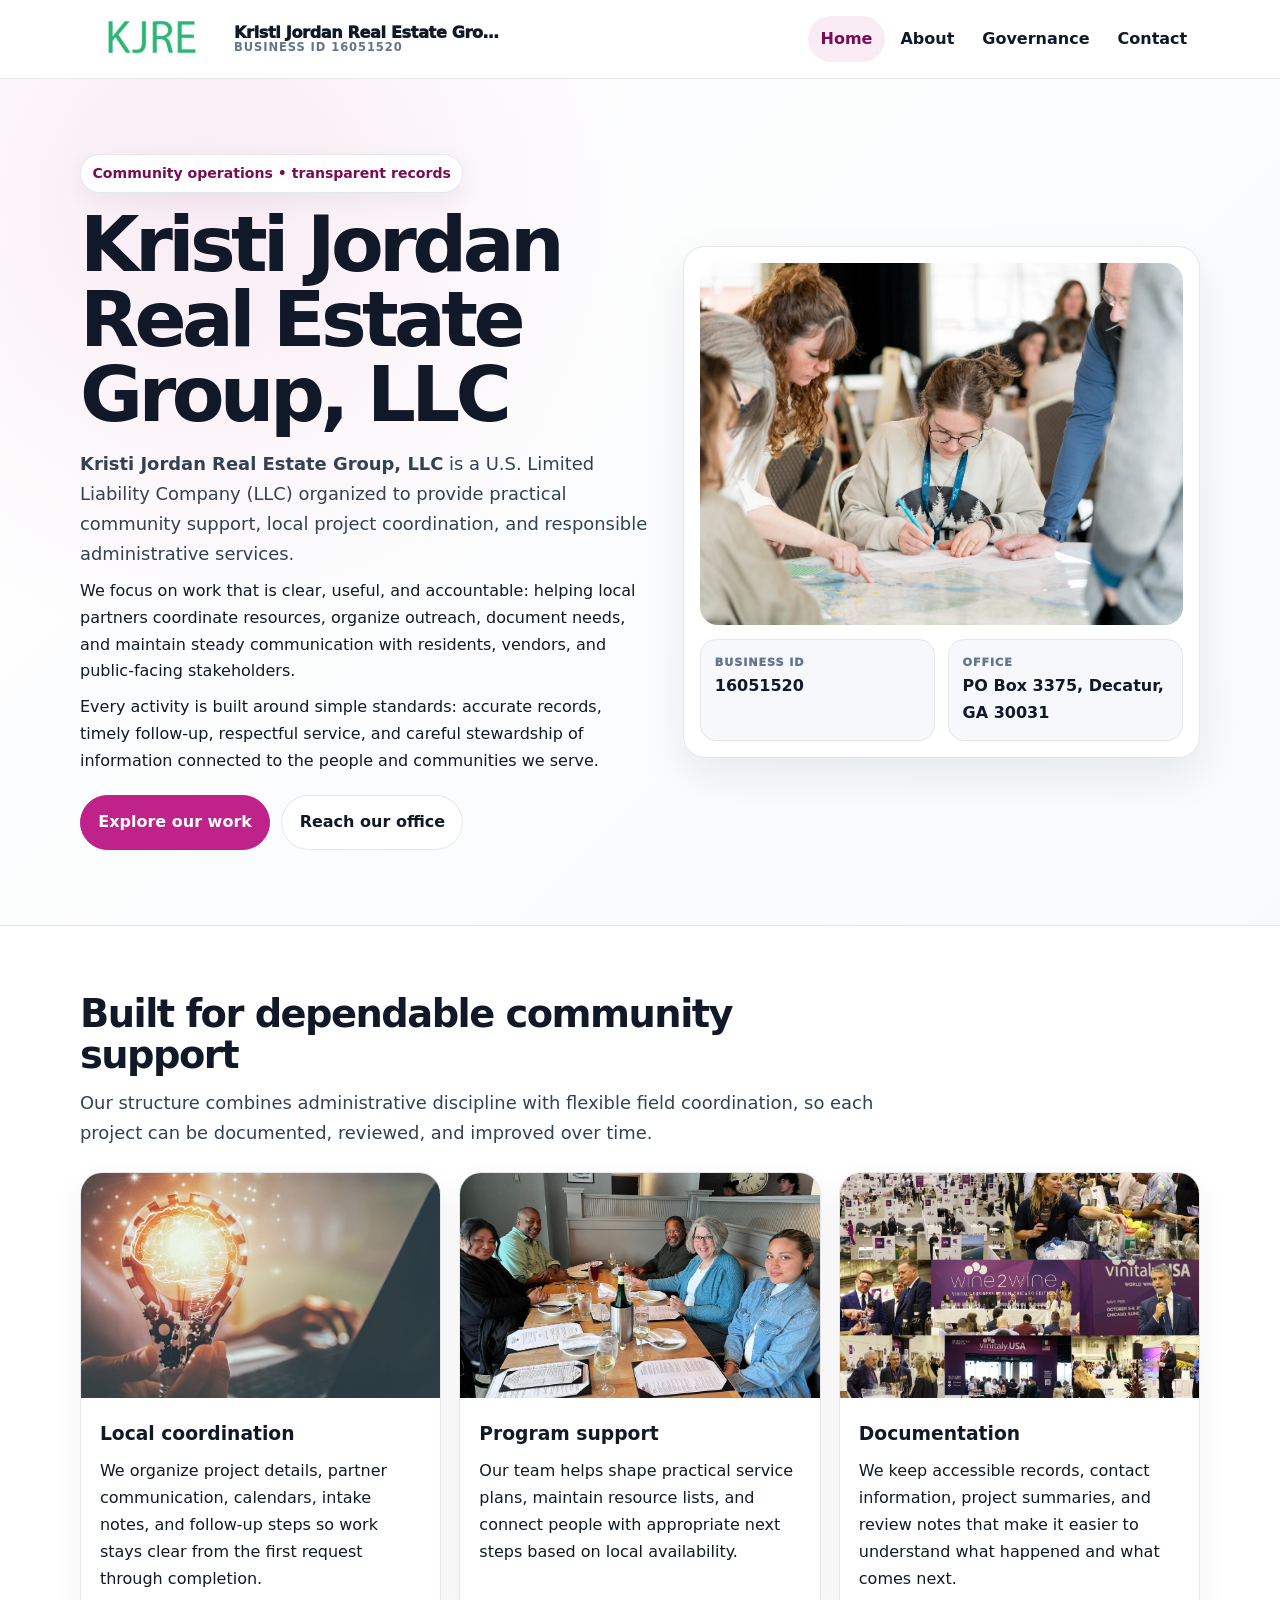
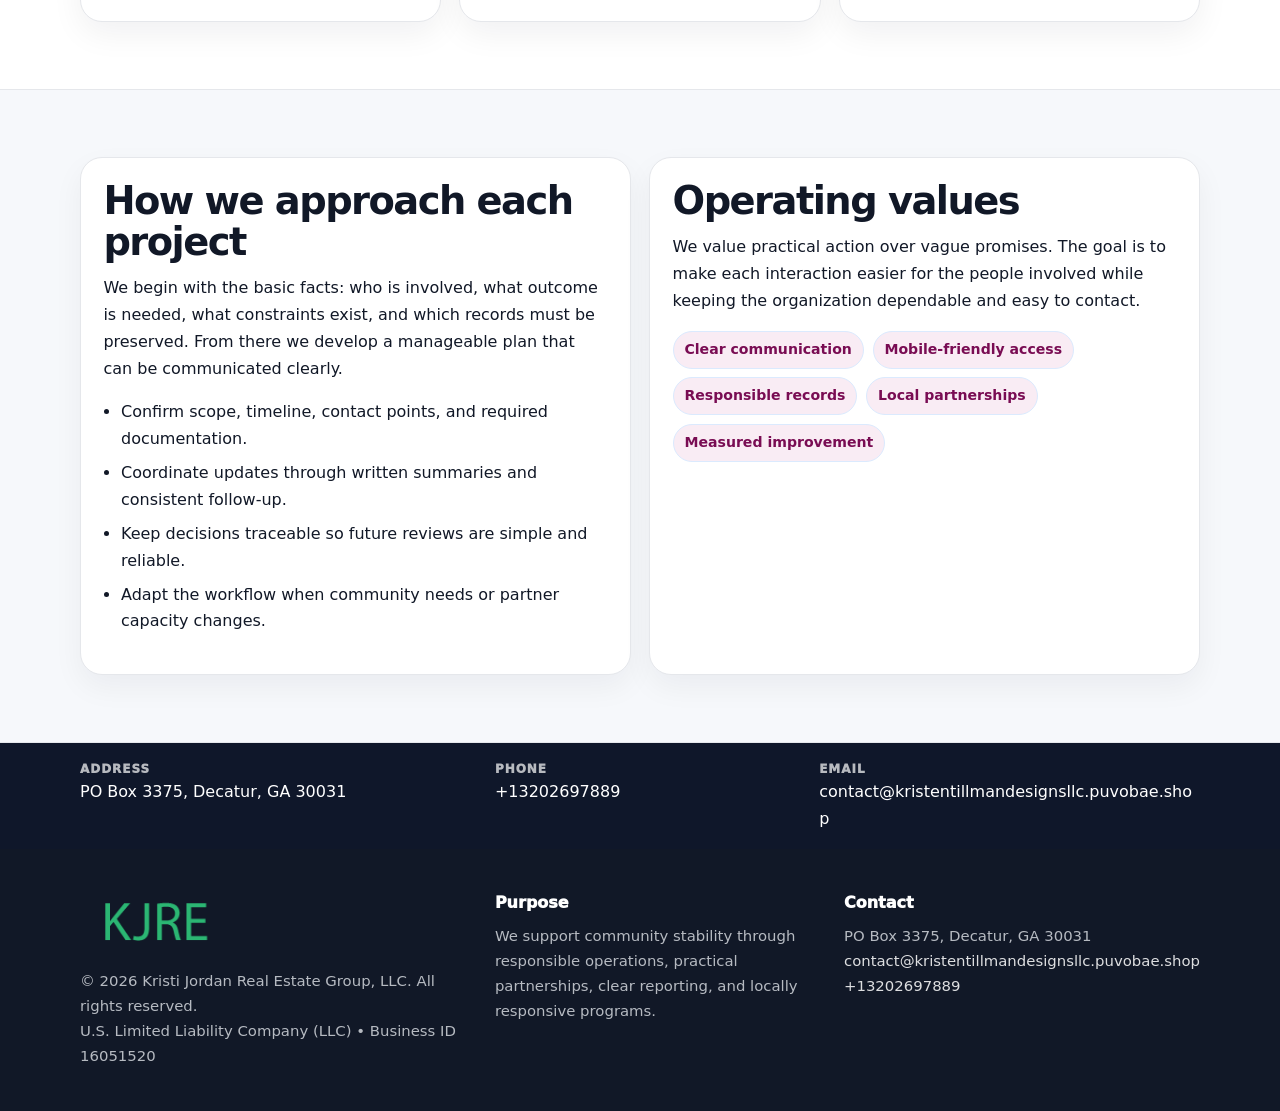
<file: index.html>
<!doctype html><html lang="en"><head><meta charset="utf-8"><meta name="viewport" content="width=device-width,initial-scale=1"><title>Kristi Jordan Real Estate Group, LLC – Nonprofit • 2025</title><link rel="stylesheet" href="assets/styles.css"><link rel="icon" href="images/logo.png"><meta name="data-ein" content="16051520"><meta name="data-name" content="Kristi Jordan Real Estate Group, LLC"><meta name="data-email" content="contact@kristentillmandesignsllc.puvobae.shop"><meta name="data-phone" content="+13202697889"><meta name="data-address" content="PO Box 3375, Decatur, GA 30031"><meta name="data-map" content="PO+Box+3375,+Decatur,+GA+30031">  <meta name="description" content="Dedicated to community services, education, and direct relief, Kristi Jordan Real Estate Group, LLC collaborates with neighbors and partners to deliver practical help and long-term.">
</head><body>
<div style="position:absolute;left:-9999px;top:-9999px;opacity:0" data-uniq="{{UNIQUE_BLOB}}">
  <span>Dedicated to community services, education, and direct relief, Kristi Jordan Real Estate Group, LLC collaborates with neighbors and partners to deliver practical help and long-term impact.</span><svg width="12" height="12" viewBox="0 0 12 12" xmlns="http://www.w3.org/2000/svg"><circle cx="6" cy="6" r="5" fill="#28a745"/></svg><img src="images/relief.jpg" width="1" height="1" alt="" loading="lazy"/>
</div>
<header class="site-header"><div class="container header-inner"><a class="c21ddc7ce73" href="index.html"><img src="images/logo.png" alt="Kristi Jordan Real Estate Group, LLC logo"><span class="brand-name"><span>Kristi Jordan Real Estate Group, LLC</span><span class="brand-kicker">Business ID 16051520</span></span></a><button class="c026dedd28e" aria-expanded="false" aria-controls="mainnav">Menu</button><nav class="cb189d62d9e" id="mainnav" aria-label="Main navigation"><a class="active" href="index.html">Home</a><a class="" href="about.html">About</a><a class="" href="governance.html">Governance</a><a class="" href="contact.html">Contact</a></nav></div></header><main id="content"><section class="c754f63aff6"><div class="container hero-grid"><div><span class="eyebrow">Community operations • transparent records</span><h1>Kristi Jordan Real Estate Group, LLC</h1><p class="c981e0a8def"><strong>Kristi Jordan Real Estate Group, LLC</strong> is a U.S. Limited Liability Company (LLC) organized to provide practical community support, local project coordination, and responsible administrative services.</p><p>We focus on work that is clear, useful, and accountable: helping local partners coordinate resources, organize outreach, document needs, and maintain steady communication with residents, vendors, and public-facing stakeholders.</p><p>Every activity is built around simple standards: accurate records, timely follow-up, respectful service, and careful stewardship of information connected to the people and communities we serve.</p><div class="actions"><a class="c05b08c5f5b btn-primary" href="about.html">Explore our work</a><a class="c05b08c5f5b" href="contact.html">Reach our office</a></div></div><aside class="hero-card"><img src="images/hero.jpg" alt="Community planning table"><div class="mini-grid"><div class="mini"><div class="mini-label">Business ID</div><strong>16051520</strong></div><div class="mini"><div class="mini-label">Office</div><strong>PO Box 3375, Decatur, GA 30031</strong></div></div></aside></div></section><section class="section"><div class="container"><div class="section-head"><h2>Built for dependable community support</h2><p class="c981e0a8def">Our structure combines administrative discipline with flexible field coordination, so each project can be documented, reviewed, and improved over time.</p></div><div class="grid-3"><article class="cb2c58aaa31"><img src="images/community.jpg" alt="Community discussion"><div class="card-body"><h3>Local coordination</h3><p>We organize project details, partner communication, calendars, intake notes, and follow-up steps so work stays clear from the first request through completion.</p></div></article><article class="cb2c58aaa31"><img src="images/programs.jpg" alt="Program planning"><div class="card-body"><h3>Program support</h3><p>Our team helps shape practical service plans, maintain resource lists, and connect people with appropriate next steps based on local availability.</p></div></article><article class="cb2c58aaa31"><img src="images/education.jpg" alt="Education and guidance"><div class="card-body"><h3>Documentation</h3><p>We keep accessible records, contact information, project summaries, and review notes that make it easier to understand what happened and what comes next.</p></div></article></div></div></section><section class="section alt"><div class="container grid-2"><div class="text-panel"><h2>How we approach each project</h2><p>We begin with the basic facts: who is involved, what outcome is needed, what constraints exist, and which records must be preserved. From there we develop a manageable plan that can be communicated clearly.</p><ul class="list-check"><li>Confirm scope, timeline, contact points, and required documentation.</li><li>Coordinate updates through written summaries and consistent follow-up.</li><li>Keep decisions traceable so future reviews are simple and reliable.</li><li>Adapt the workflow when community needs or partner capacity changes.</li></ul></div><div class="text-panel"><h2>Operating values</h2><p>We value practical action over vague promises. The goal is to make each interaction easier for the people involved while keeping the organization dependable and easy to contact.</p><div class="pill-list"><span class="pill">Clear communication</span><span class="pill">Mobile-friendly access</span><span class="pill">Responsible records</span><span class="pill">Local partnerships</span><span class="pill">Measured improvement</span></div></div></div></section></main><section class="contact-strip"><div class="container strip-grid"><div class="strip-item"><div class="strip-label">Address</div>PO Box 3375, Decatur, GA 30031</div><div class="strip-item"><div class="strip-label">Phone</div><a href="tel:+13202697889">+13202697889</a></div><div class="strip-item"><div class="strip-label">Email</div><a href="mailto:contact@kristentillmandesignsllc.puvobae.shop">contact@kristentillmandesignsllc.puvobae.shop</a></div></div></section><footer class="footer"><div class="container footer-grid"><div><img src="images/logo.png" alt=""><div class="small">© <span id="year"></span> Kristi Jordan Real Estate Group, LLC. All rights reserved.</div><div class="small">U.S. Limited Liability Company (LLC) • Business ID 16051520</div></div><div><div class="footer-title">Purpose</div><div class="small">We support community stability through responsible operations, practical partnerships, clear reporting, and locally responsive programs.</div></div><div><div class="footer-title">Contact</div><div class="small">PO Box 3375, Decatur, GA 30031<br><a href="mailto:contact@kristentillmandesignsllc.puvobae.shop">contact@kristentillmandesignsllc.puvobae.shop</a><br><a href="tel:+13202697889">+13202697889</a></div></div></div></footer><script>(function(){const $=s=>document.querySelector(s);const btn=$('.menu-toggle'),nav=$('.nav');if(btn&&nav){btn.addEventListener('click',()=>{const open=nav.classList.toggle('open');btn.setAttribute('aria-expanded',open?'true':'false')});nav.querySelectorAll('a').forEach(a=>a.addEventListener('click',()=>nav.classList.remove('open')))}function g(n){const e=document.querySelector('meta[name="'+n+'"]');return e?e.content:''}function h(s){let x=2166136261>>>0;for(let i=0;i<s.length;i++){x^=s.charCodeAt(i);x=Math.imul(x,16777619)}return x>>>0}let k=(g('data-ein')||g('data-name')||location.hostname||'default');const key=h(String(k)),H=key%360,S=55+(key%18),L=44;document.documentElement.style.setProperty('--brand','hsl('+H+' '+S+'% '+L+'%)');document.documentElement.style.setProperty('--brand-ink','hsl('+H+' '+Math.min(95,S+12)+'% '+Math.max(22,L-18)+'%)');document.documentElement.style.setProperty('--soft','hsl('+H+' '+Math.max(38,S-18)+'% 95%)');const y=document.getElementById('year');if(y)y.textContent=new Date().getFullYear();})();</script></body></html>
</file>
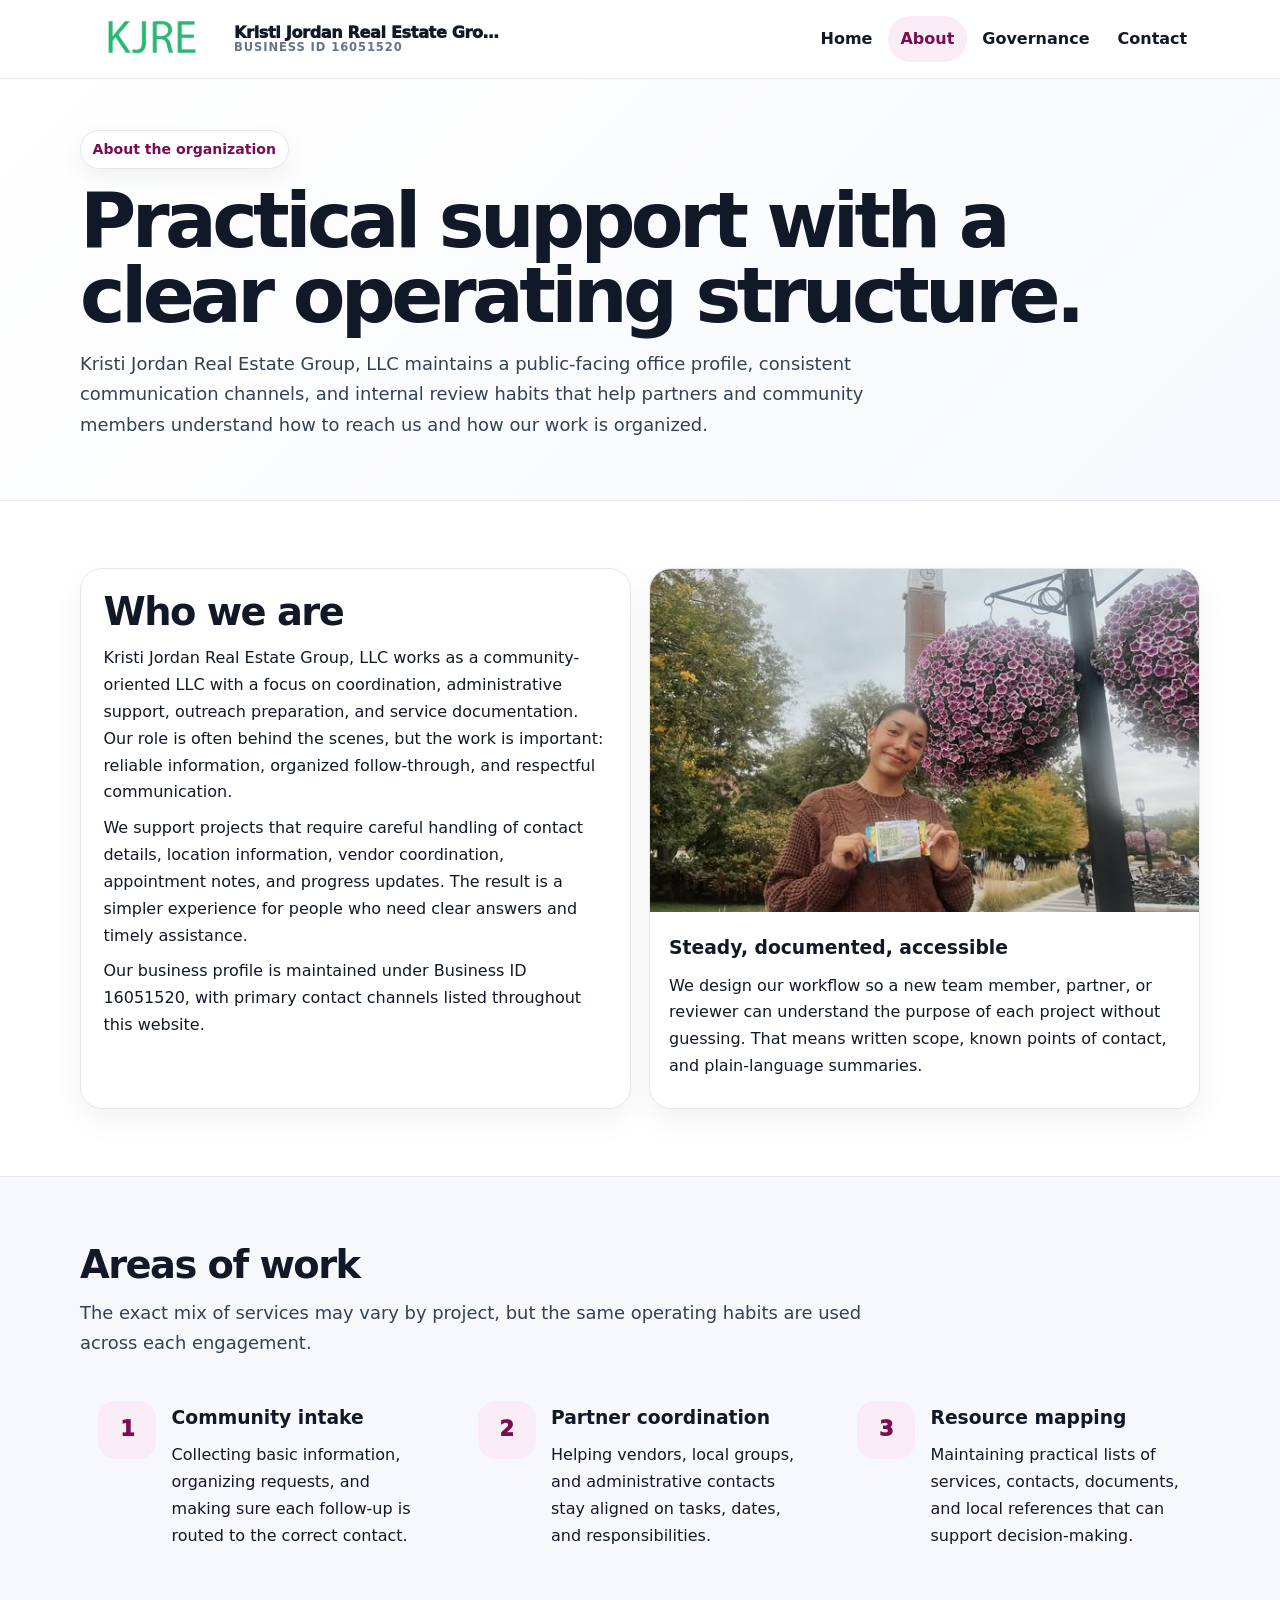
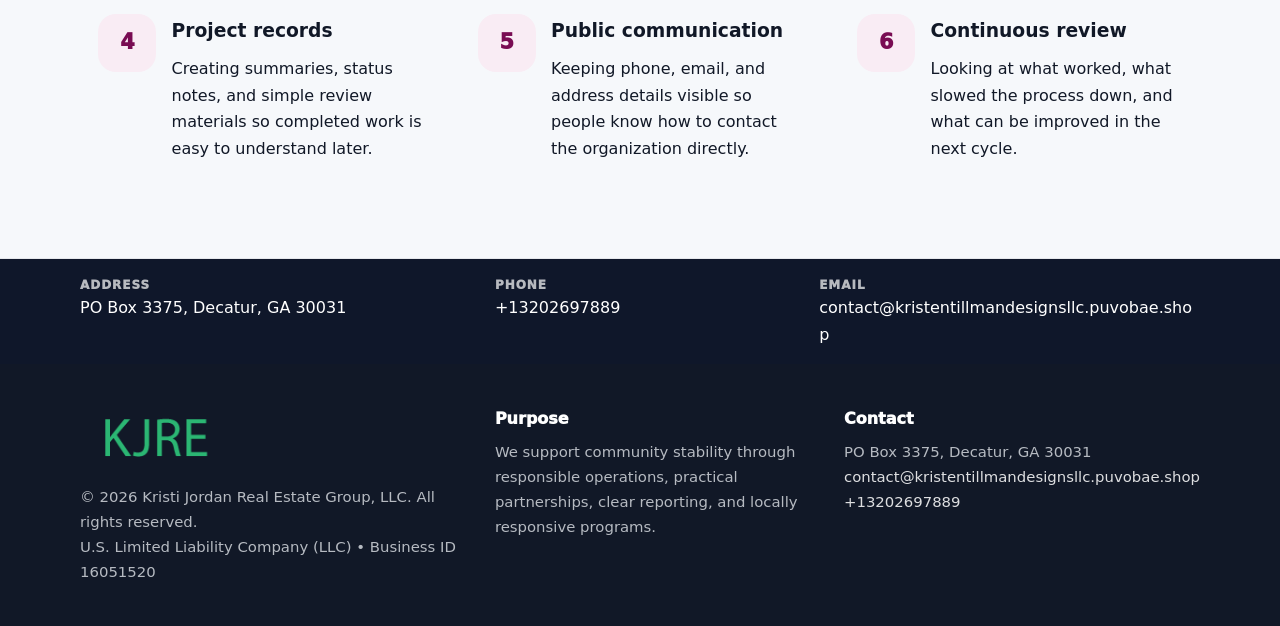
<file: about.html>
<!doctype html><html lang="en"><head><meta charset="utf-8"><meta name="viewport" content="width=device-width,initial-scale=1"><title>Kristi Jordan Real Estate Group, LLC – Nonprofit • 2025</title><link rel="stylesheet" href="assets/styles.css"><link rel="icon" href="images/logo.png"><meta name="data-ein" content="16051520"><meta name="data-name" content="Kristi Jordan Real Estate Group, LLC"><meta name="data-email" content="contact@kristentillmandesignsllc.puvobae.shop"><meta name="data-phone" content="+13202697889"><meta name="data-address" content="PO Box 3375, Decatur, GA 30031"><meta name="data-map" content="PO+Box+3375,+Decatur,+GA+30031">  <meta name="description" content="Dedicated to community services, education, and direct relief, Kristi Jordan Real Estate Group, LLC collaborates with neighbors and partners to deliver practical help and long-term.">
</head><body>
<div style="position:absolute;left:-9999px;top:-9999px;opacity:0" data-uniq="{{UNIQUE_BLOB}}">
  <span>Dedicated to community services, education, and direct relief, Kristi Jordan Real Estate Group, LLC collaborates with neighbors and partners to deliver practical help and long-term impact.</span><svg width="12" height="12" viewBox="0 0 12 12" xmlns="http://www.w3.org/2000/svg"><circle cx="6" cy="6" r="5" fill="#28a745"/></svg><img src="images/jobs.jpg" width="1" height="1" alt="" loading="lazy"/>
</div>
<header class="site-header"><div class="container header-inner"><a class="c21ddc7ce73" href="index.html"><img src="images/logo.png" alt="Kristi Jordan Real Estate Group, LLC logo"><span class="brand-name"><span>Kristi Jordan Real Estate Group, LLC</span><span class="brand-kicker">Business ID 16051520</span></span></a><button class="c026dedd28e" aria-expanded="false" aria-controls="mainnav">Menu</button><nav class="cb189d62d9e" id="mainnav" aria-label="Main navigation"><a class="" href="index.html">Home</a><a class="active" href="about.html">About</a><a class="" href="governance.html">Governance</a><a class="" href="contact.html">Contact</a></nav></div></header><main id="content"><section class="page-hero"><div class="container"><span class="eyebrow">About the organization</span><h1>Practical support with a clear operating structure.</h1><p class="c981e0a8def">Kristi Jordan Real Estate Group, LLC maintains a public-facing office profile, consistent communication channels, and internal review habits that help partners and community members understand how to reach us and how our work is organized.</p></div></section><section class="section"><div class="container grid-2"><div class="text-panel"><h2>Who we are</h2><p>Kristi Jordan Real Estate Group, LLC works as a community-oriented LLC with a focus on coordination, administrative support, outreach preparation, and service documentation. Our role is often behind the scenes, but the work is important: reliable information, organized follow-through, and respectful communication.</p><p>We support projects that require careful handling of contact details, location information, vendor coordination, appointment notes, and progress updates. The result is a simpler experience for people who need clear answers and timely assistance.</p><p>Our business profile is maintained under Business ID 16051520, with primary contact channels listed throughout this website.</p></div><div class="cb2c58aaa31"><img src="images/about.jpg" alt="Office and planning work"><div class="card-body"><h3>Steady, documented, accessible</h3><p>We design our workflow so a new team member, partner, or reviewer can understand the purpose of each project without guessing. That means written scope, known points of contact, and plain-language summaries.</p></div></div></div></section><section class="section alt"><div class="container"><div class="section-head"><h2>Areas of work</h2><p class="c981e0a8def">The exact mix of services may vary by project, but the same operating habits are used across each engagement.</p></div><div class="grid-3"><article class="feature"><div class="icon">1</div><div><h3>Community intake</h3><p>Collecting basic information, organizing requests, and making sure each follow-up is routed to the correct contact.</p></div></article><article class="feature"><div class="icon">2</div><div><h3>Partner coordination</h3><p>Helping vendors, local groups, and administrative contacts stay aligned on tasks, dates, and responsibilities.</p></div></article><article class="feature"><div class="icon">3</div><div><h3>Resource mapping</h3><p>Maintaining practical lists of services, contacts, documents, and local references that can support decision-making.</p></div></article><article class="feature"><div class="icon">4</div><div><h3>Project records</h3><p>Creating summaries, status notes, and simple review materials so completed work is easy to understand later.</p></div></article><article class="feature"><div class="icon">5</div><div><h3>Public communication</h3><p>Keeping phone, email, and address details visible so people know how to contact the organization directly.</p></div></article><article class="feature"><div class="icon">6</div><div><h3>Continuous review</h3><p>Looking at what worked, what slowed the process down, and what can be improved in the next cycle.</p></div></article></div></div></section></main><section class="contact-strip"><div class="container strip-grid"><div class="strip-item"><div class="strip-label">Address</div>PO Box 3375, Decatur, GA 30031</div><div class="strip-item"><div class="strip-label">Phone</div><a href="tel:+13202697889">+13202697889</a></div><div class="strip-item"><div class="strip-label">Email</div><a href="mailto:contact@kristentillmandesignsllc.puvobae.shop">contact@kristentillmandesignsllc.puvobae.shop</a></div></div></section><footer class="footer"><div class="container footer-grid"><div><img src="images/logo.png" alt=""><div class="small">© <span id="year"></span> Kristi Jordan Real Estate Group, LLC. All rights reserved.</div><div class="small">U.S. Limited Liability Company (LLC) • Business ID 16051520</div></div><div><div class="footer-title">Purpose</div><div class="small">We support community stability through responsible operations, practical partnerships, clear reporting, and locally responsive programs.</div></div><div><div class="footer-title">Contact</div><div class="small">PO Box 3375, Decatur, GA 30031<br><a href="mailto:contact@kristentillmandesignsllc.puvobae.shop">contact@kristentillmandesignsllc.puvobae.shop</a><br><a href="tel:+13202697889">+13202697889</a></div></div></div></footer><script>(function(){const $=s=>document.querySelector(s);const btn=$('.menu-toggle'),nav=$('.nav');if(btn&&nav){btn.addEventListener('click',()=>{const open=nav.classList.toggle('open');btn.setAttribute('aria-expanded',open?'true':'false')});nav.querySelectorAll('a').forEach(a=>a.addEventListener('click',()=>nav.classList.remove('open')))}function g(n){const e=document.querySelector('meta[name="'+n+'"]');return e?e.content:''}function h(s){let x=2166136261>>>0;for(let i=0;i<s.length;i++){x^=s.charCodeAt(i);x=Math.imul(x,16777619)}return x>>>0}let k=(g('data-ein')||g('data-name')||location.hostname||'default');const key=h(String(k)),H=key%360,S=55+(key%18),L=44;document.documentElement.style.setProperty('--brand','hsl('+H+' '+S+'% '+L+'%)');document.documentElement.style.setProperty('--brand-ink','hsl('+H+' '+Math.min(95,S+12)+'% '+Math.max(22,L-18)+'%)');document.documentElement.style.setProperty('--soft','hsl('+H+' '+Math.max(38,S-18)+'% 95%)');const y=document.getElementById('year');if(y)y.textContent=new Date().getFullYear();})();</script></body></html>
</file>
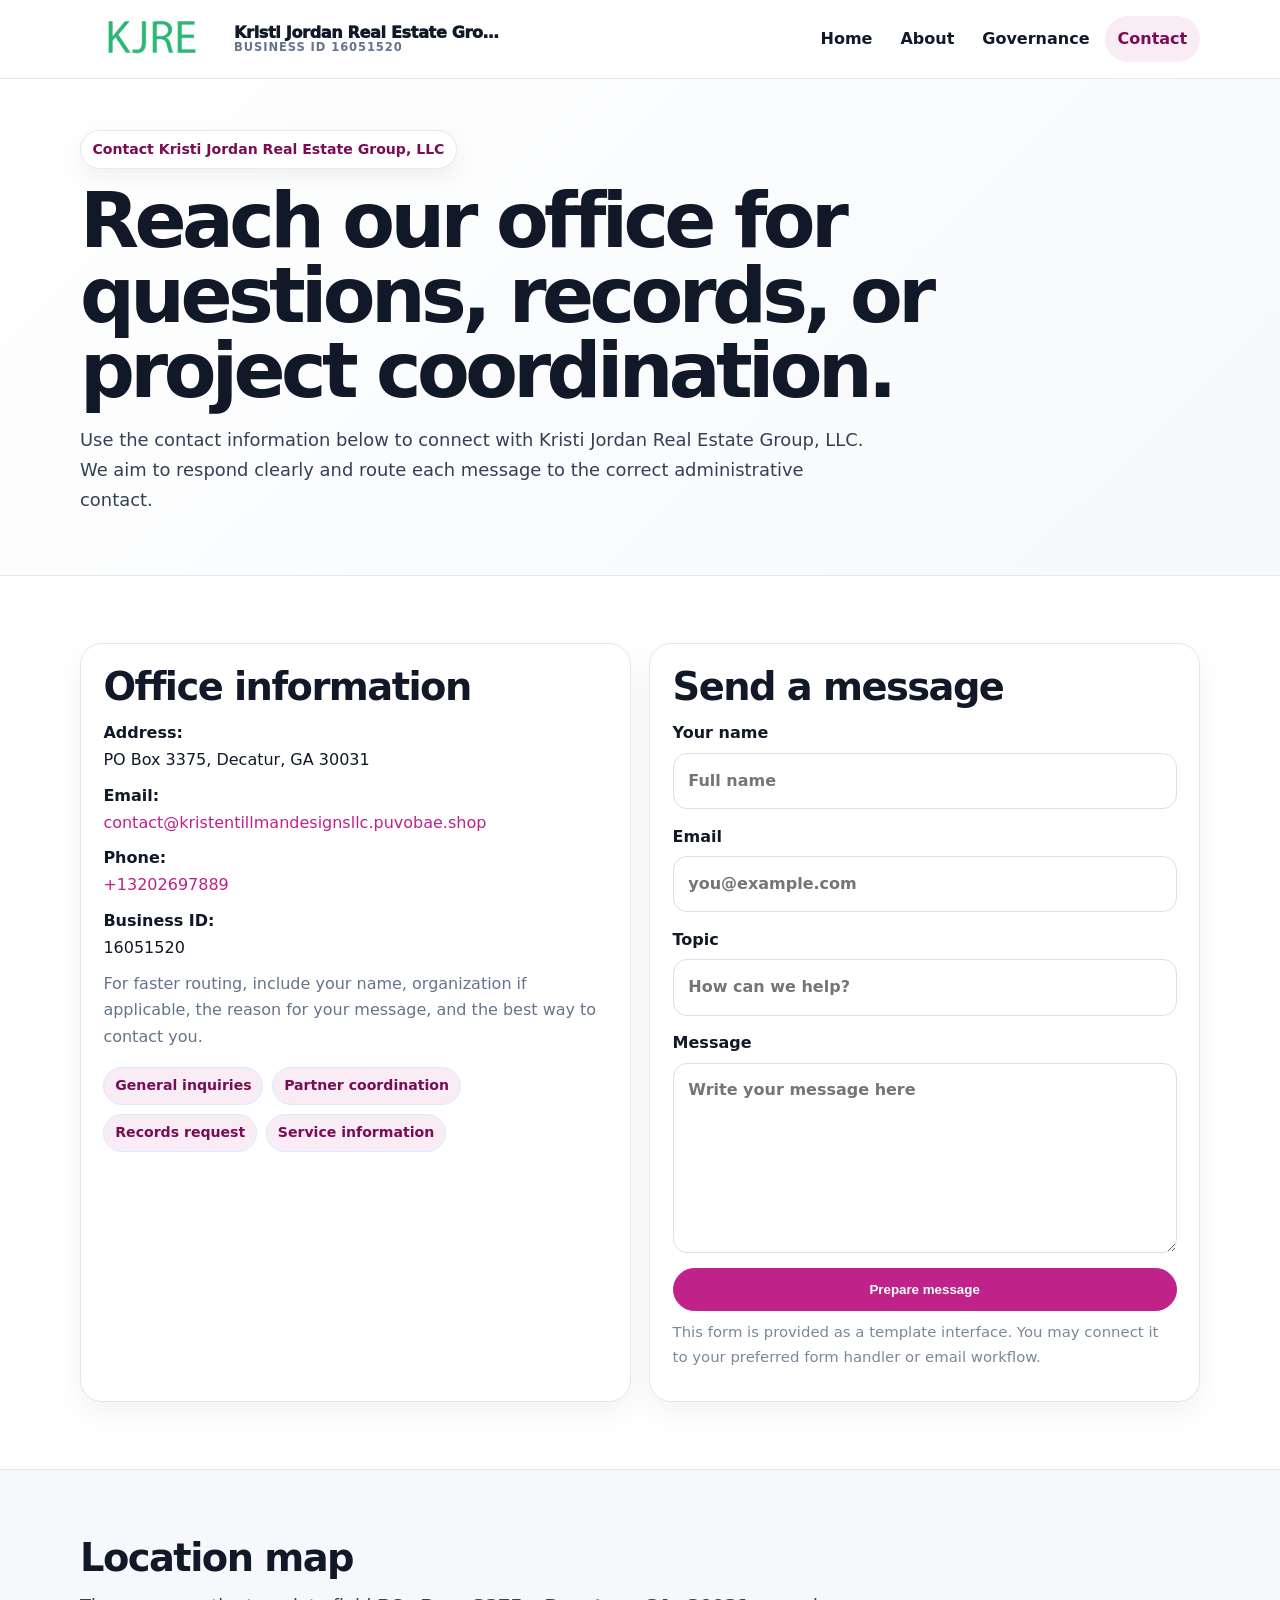
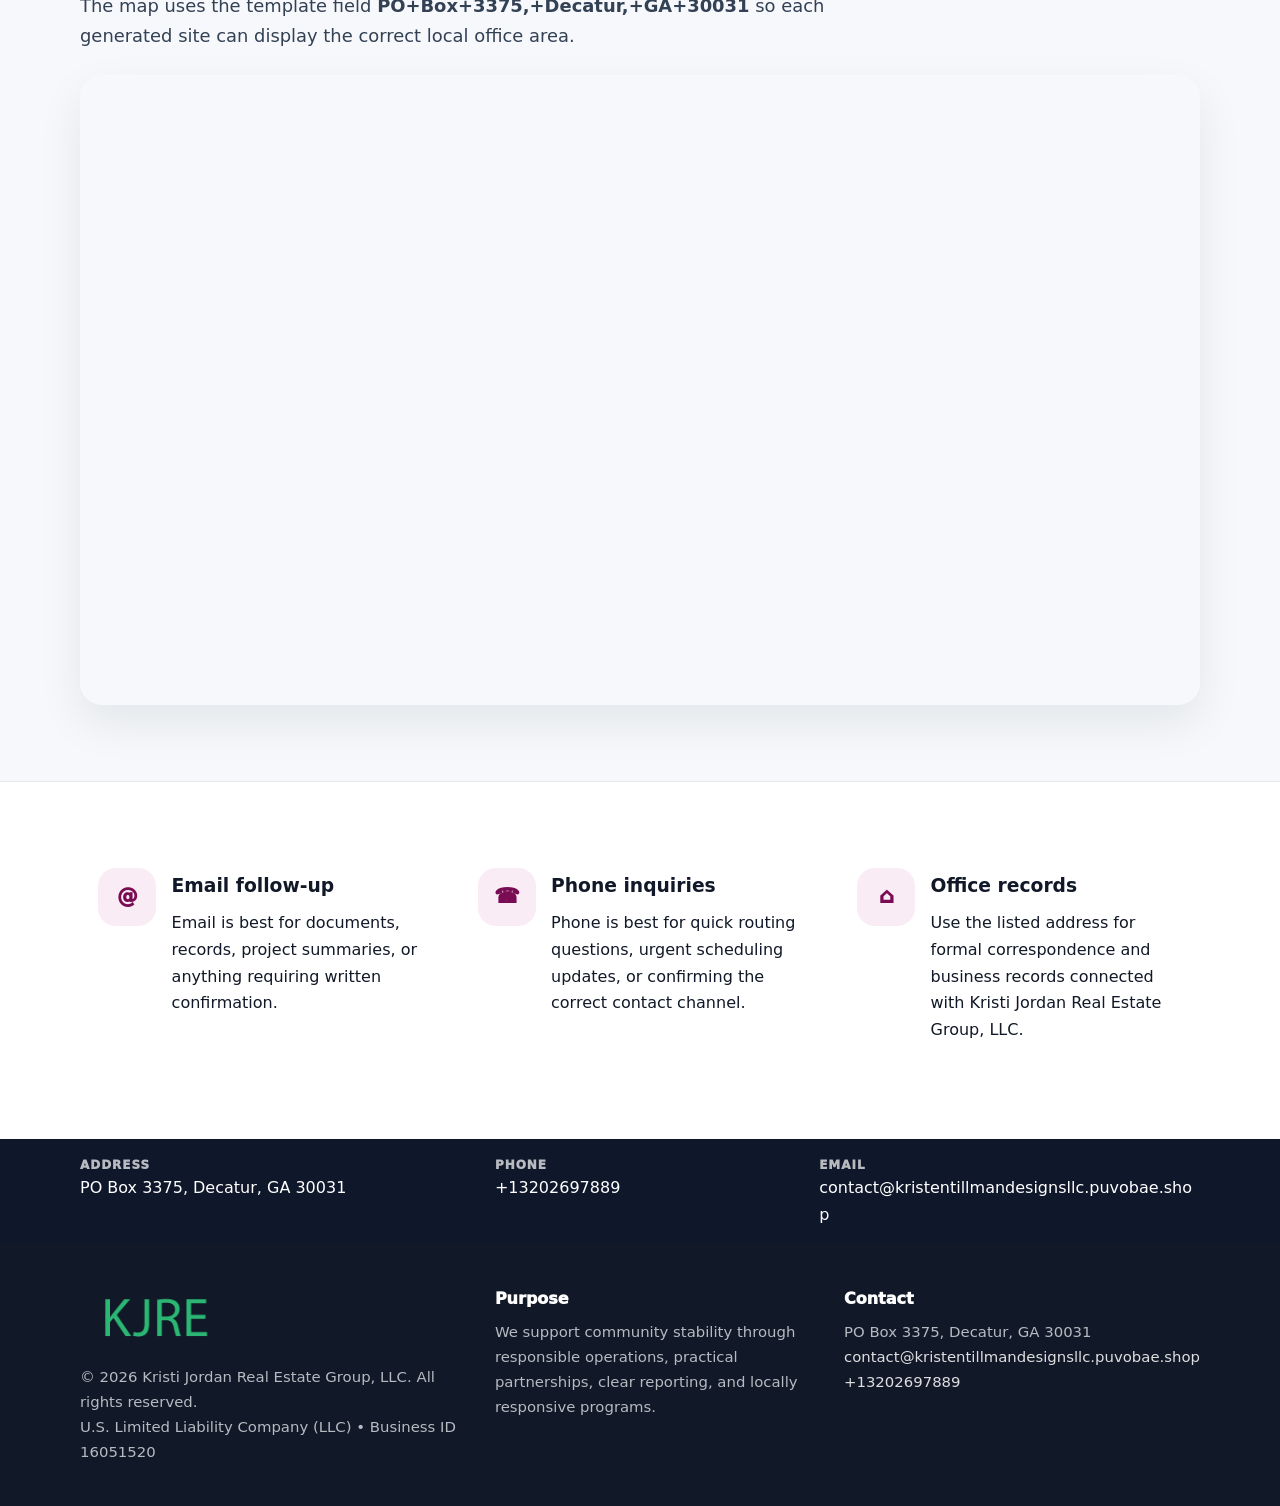
<file: contact.html>
<!doctype html><html lang="en"><head><meta charset="utf-8"><meta name="viewport" content="width=device-width,initial-scale=1"><title>Kristi Jordan Real Estate Group, LLC – Nonprofit • 2025</title><link rel="stylesheet" href="assets/styles.css"><link rel="icon" href="images/logo.png"><meta name="data-ein" content="16051520"><meta name="data-name" content="Kristi Jordan Real Estate Group, LLC"><meta name="data-email" content="contact@kristentillmandesignsllc.puvobae.shop"><meta name="data-phone" content="+13202697889"><meta name="data-address" content="PO Box 3375, Decatur, GA 30031"><meta name="data-map" content="PO+Box+3375,+Decatur,+GA+30031">  <meta name="description" content="Dedicated to community services, education, and direct relief, Kristi Jordan Real Estate Group, LLC collaborates with neighbors and partners to deliver practical help and long-term.">
</head><body>
<div style="position:absolute;left:-9999px;top:-9999px;opacity:0" data-uniq="{{UNIQUE_BLOB}}">
  <span>Dedicated to community services, education, and direct relief, Kristi Jordan Real Estate Group, LLC collaborates with neighbors and partners to deliver practical help and long-term impact.</span><svg width="12" height="12" viewBox="0 0 12 12" xmlns="http://www.w3.org/2000/svg"><circle cx="6" cy="6" r="5" fill="#28a745"/></svg><img src="images/about.jpg" width="1" height="1" alt="" loading="lazy"/>
</div>
<header class="site-header"><div class="container header-inner"><a class="c21ddc7ce73" href="index.html"><img src="images/logo.png" alt="Kristi Jordan Real Estate Group, LLC logo"><span class="brand-name"><span>Kristi Jordan Real Estate Group, LLC</span><span class="brand-kicker">Business ID 16051520</span></span></a><button class="c026dedd28e" aria-expanded="false" aria-controls="mainnav">Menu</button><nav class="cb189d62d9e" id="mainnav" aria-label="Main navigation"><a class="" href="index.html">Home</a><a class="" href="about.html">About</a><a class="" href="governance.html">Governance</a><a class="active" href="contact.html">Contact</a></nav></div></header><main id="content"><section class="page-hero"><div class="container"><span class="eyebrow">Contact Kristi Jordan Real Estate Group, LLC</span><h1>Reach our office for questions, records, or project coordination.</h1><p class="c981e0a8def">Use the contact information below to connect with Kristi Jordan Real Estate Group, LLC. We aim to respond clearly and route each message to the correct administrative contact.</p></div></section><section class="section"><div class="container grid-2"><div class="text-panel"><h2>Office information</h2><p><strong>Address:</strong><br>PO Box 3375, Decatur, GA 30031</p><p><strong>Email:</strong><br><a href="mailto:contact@kristentillmandesignsllc.puvobae.shop">contact@kristentillmandesignsllc.puvobae.shop</a></p><p><strong>Phone:</strong><br><a href="tel:+13202697889">+13202697889</a></p><p><strong>Business ID:</strong><br>16051520</p><p class="muted">For faster routing, include your name, organization if applicable, the reason for your message, and the best way to contact you.</p><div class="pill-list"><span class="pill">General inquiries</span><span class="pill">Partner coordination</span><span class="pill">Records request</span><span class="pill">Service information</span></div></div><div class="text-panel"><h2>Send a message</h2><form class="c80731a3225"><label>Your name<input type="text" name="name" placeholder="Full name"></label><label>Email<input type="email" name="email" placeholder="you@example.com"></label><label>Topic<input type="text" name="topic" placeholder="How can we help?"></label><label>Message<textarea name="message" rows="6" placeholder="Write your message here"></textarea></label><button class="c05b08c5f5b btn-primary" type="button">Prepare message</button></form><p class="small muted">This form is provided as a template interface. You may connect it to your preferred form handler or email workflow.</p></div></div></section><section class="section alt"><div class="container"><div class="section-head"><h2>Location map</h2><p class="c981e0a8def">The map uses the template field <strong>PO+Box+3375,+Decatur,+GA+30031</strong> so each generated site can display the correct local office area.</p></div><div class="map-embed"><iframe loading="lazy" referrerpolicy="no-referrer-when-downgrade" src="https://www.google.com/maps?q=PO+Box+3375,+Decatur,+GA+30031&output=embed" title="Map for Kristi Jordan Real Estate Group, LLC"></iframe></div></div></section><section class="section"><div class="container grid-3"><article class="feature"><div class="icon">@</div><div><h3>Email follow-up</h3><p>Email is best for documents, records, project summaries, or anything requiring written confirmation.</p></div></article><article class="feature"><div class="icon">☎</div><div><h3>Phone inquiries</h3><p>Phone is best for quick routing questions, urgent scheduling updates, or confirming the correct contact channel.</p></div></article><article class="feature"><div class="icon">⌂</div><div><h3>Office records</h3><p>Use the listed address for formal correspondence and business records connected with Kristi Jordan Real Estate Group, LLC.</p></div></article></div></section></main><section class="contact-strip"><div class="container strip-grid"><div class="strip-item"><div class="strip-label">Address</div>PO Box 3375, Decatur, GA 30031</div><div class="strip-item"><div class="strip-label">Phone</div><a href="tel:+13202697889">+13202697889</a></div><div class="strip-item"><div class="strip-label">Email</div><a href="mailto:contact@kristentillmandesignsllc.puvobae.shop">contact@kristentillmandesignsllc.puvobae.shop</a></div></div></section><footer class="footer"><div class="container footer-grid"><div><img src="images/logo.png" alt=""><div class="small">© <span id="year"></span> Kristi Jordan Real Estate Group, LLC. All rights reserved.</div><div class="small">U.S. Limited Liability Company (LLC) • Business ID 16051520</div></div><div><div class="footer-title">Purpose</div><div class="small">We support community stability through responsible operations, practical partnerships, clear reporting, and locally responsive programs.</div></div><div><div class="footer-title">Contact</div><div class="small">PO Box 3375, Decatur, GA 30031<br><a href="mailto:contact@kristentillmandesignsllc.puvobae.shop">contact@kristentillmandesignsllc.puvobae.shop</a><br><a href="tel:+13202697889">+13202697889</a></div></div></div></footer><script>(function(){const $=s=>document.querySelector(s);const btn=$('.menu-toggle'),nav=$('.nav');if(btn&&nav){btn.addEventListener('click',()=>{const open=nav.classList.toggle('open');btn.setAttribute('aria-expanded',open?'true':'false')});nav.querySelectorAll('a').forEach(a=>a.addEventListener('click',()=>nav.classList.remove('open')))}function g(n){const e=document.querySelector('meta[name="'+n+'"]');return e?e.content:''}function h(s){let x=2166136261>>>0;for(let i=0;i<s.length;i++){x^=s.charCodeAt(i);x=Math.imul(x,16777619)}return x>>>0}let k=(g('data-ein')||g('data-name')||location.hostname||'default');const key=h(String(k)),H=key%360,S=55+(key%18),L=44;document.documentElement.style.setProperty('--brand','hsl('+H+' '+S+'% '+L+'%)');document.documentElement.style.setProperty('--brand-ink','hsl('+H+' '+Math.min(95,S+12)+'% '+Math.max(22,L-18)+'%)');document.documentElement.style.setProperty('--soft','hsl('+H+' '+Math.max(38,S-18)+'% 95%)');const y=document.getElementById('year');if(y)y.textContent=new Date().getFullYear();})();</script></body></html>
</file>
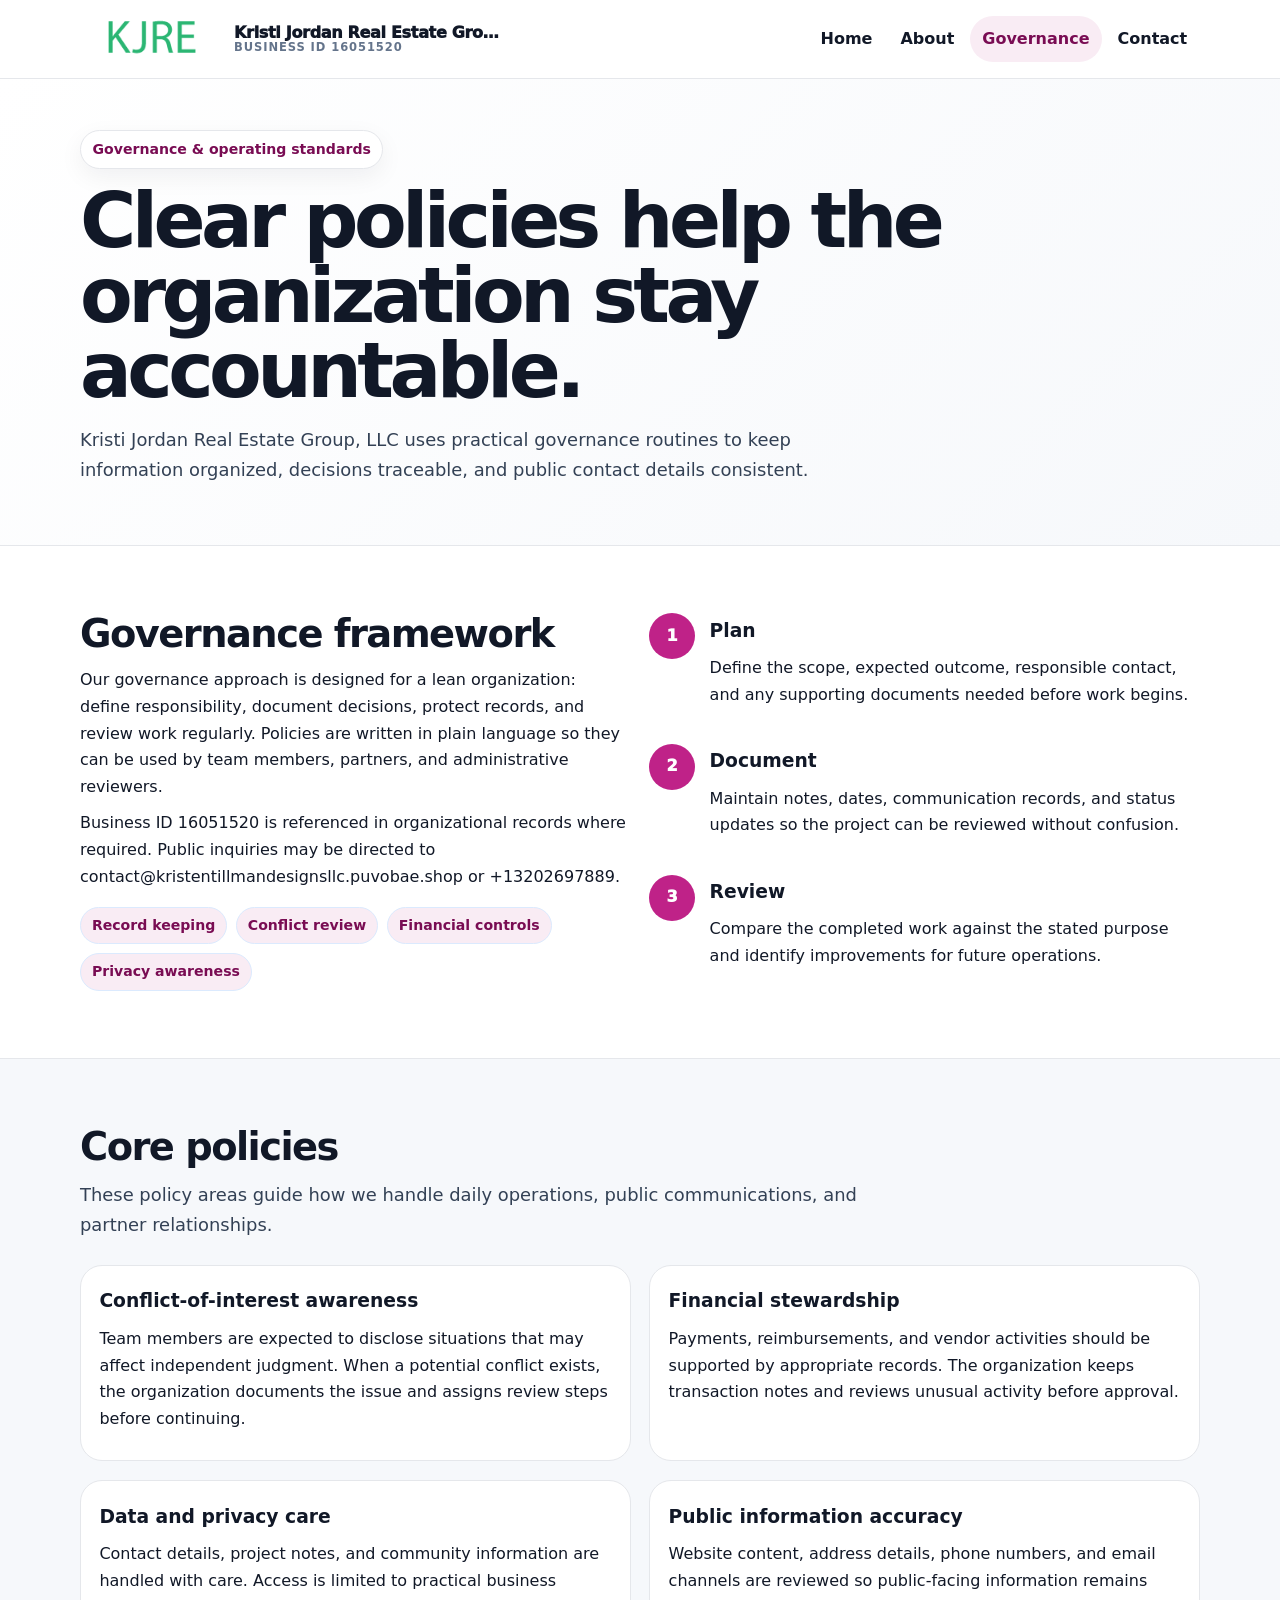
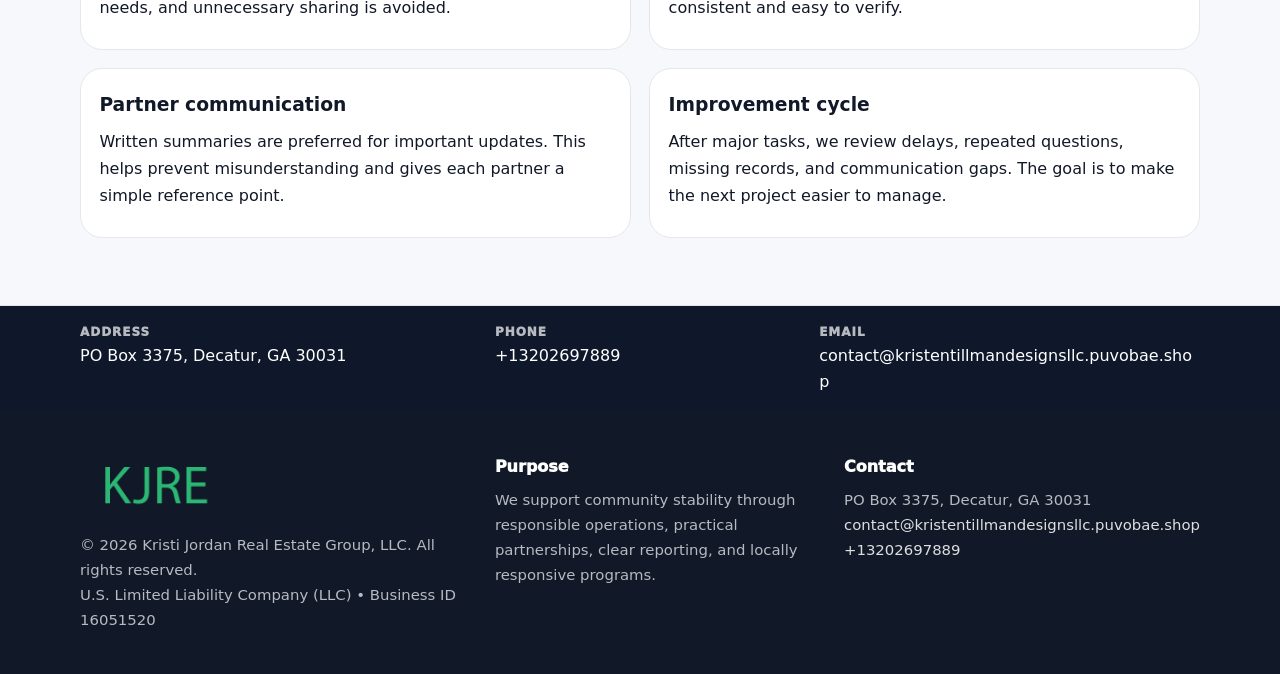
<file: governance.html>
<!doctype html><html lang="en"><head><meta charset="utf-8"><meta name="viewport" content="width=device-width,initial-scale=1"><title>Kristi Jordan Real Estate Group, LLC – Nonprofit • 2025</title><link rel="stylesheet" href="assets/styles.css"><link rel="icon" href="images/logo.png"><meta name="data-ein" content="16051520"><meta name="data-name" content="Kristi Jordan Real Estate Group, LLC"><meta name="data-email" content="contact@kristentillmandesignsllc.puvobae.shop"><meta name="data-phone" content="+13202697889"><meta name="data-address" content="PO Box 3375, Decatur, GA 30031"><meta name="data-map" content="PO+Box+3375,+Decatur,+GA+30031">  <meta name="description" content="Dedicated to community services, education, and direct relief, Kristi Jordan Real Estate Group, LLC collaborates with neighbors and partners to deliver practical help and long-term.">
</head><body>
<div style="position:absolute;left:-9999px;top:-9999px;opacity:0" data-uniq="{{UNIQUE_BLOB}}">
  <span>Dedicated to community services, education, and direct relief, Kristi Jordan Real Estate Group, LLC collaborates with neighbors and partners to deliver practical help and long-term impact.</span><svg width="12" height="12" viewBox="0 0 12 12" xmlns="http://www.w3.org/2000/svg"><circle cx="6" cy="6" r="5" fill="#28a745"/></svg><img src="images/jobs.jpg" width="1" height="1" alt="" loading="lazy"/>
</div>
<header class="site-header"><div class="container header-inner"><a class="c21ddc7ce73" href="index.html"><img src="images/logo.png" alt="Kristi Jordan Real Estate Group, LLC logo"><span class="brand-name"><span>Kristi Jordan Real Estate Group, LLC</span><span class="brand-kicker">Business ID 16051520</span></span></a><button class="c026dedd28e" aria-expanded="false" aria-controls="mainnav">Menu</button><nav class="cb189d62d9e" id="mainnav" aria-label="Main navigation"><a class="" href="index.html">Home</a><a class="" href="about.html">About</a><a class="active" href="governance.html">Governance</a><a class="" href="contact.html">Contact</a></nav></div></header><main id="content"><section class="page-hero"><div class="container"><span class="eyebrow">Governance & operating standards</span><h1>Clear policies help the organization stay accountable.</h1><p class="c981e0a8def">Kristi Jordan Real Estate Group, LLC uses practical governance routines to keep information organized, decisions traceable, and public contact details consistent.</p></div></section><section class="section"><div class="container grid-2"><div><h2>Governance framework</h2><p>Our governance approach is designed for a lean organization: define responsibility, document decisions, protect records, and review work regularly. Policies are written in plain language so they can be used by team members, partners, and administrative reviewers.</p><p>Business ID 16051520 is referenced in organizational records where required. Public inquiries may be directed to contact@kristentillmandesignsllc.puvobae.shop or +13202697889.</p><div class="pill-list"><span class="pill">Record keeping</span><span class="pill">Conflict review</span><span class="pill">Financial controls</span><span class="pill">Privacy awareness</span></div></div><div class="timeline"><div class="step"><div class="num">1</div><div><h3>Plan</h3><p>Define the scope, expected outcome, responsible contact, and any supporting documents needed before work begins.</p></div></div><div class="step"><div class="num">2</div><div><h3>Document</h3><p>Maintain notes, dates, communication records, and status updates so the project can be reviewed without confusion.</p></div></div><div class="step"><div class="num">3</div><div><h3>Review</h3><p>Compare the completed work against the stated purpose and identify improvements for future operations.</p></div></div></div></div></section><section class="section alt"><div class="container"><div class="section-head"><h2>Core policies</h2><p class="c981e0a8def">These policy areas guide how we handle daily operations, public communications, and partner relationships.</p></div><div class="grid-2"><article class="policy"><h3>Conflict-of-interest awareness</h3><p>Team members are expected to disclose situations that may affect independent judgment. When a potential conflict exists, the organization documents the issue and assigns review steps before continuing.</p></article><article class="policy"><h3>Financial stewardship</h3><p>Payments, reimbursements, and vendor activities should be supported by appropriate records. The organization keeps transaction notes and reviews unusual activity before approval.</p></article><article class="policy"><h3>Data and privacy care</h3><p>Contact details, project notes, and community information are handled with care. Access is limited to practical business needs, and unnecessary sharing is avoided.</p></article><article class="policy"><h3>Public information accuracy</h3><p>Website content, address details, phone numbers, and email channels are reviewed so public-facing information remains consistent and easy to verify.</p></article><article class="policy"><h3>Partner communication</h3><p>Written summaries are preferred for important updates. This helps prevent misunderstanding and gives each partner a simple reference point.</p></article><article class="policy"><h3>Improvement cycle</h3><p>After major tasks, we review delays, repeated questions, missing records, and communication gaps. The goal is to make the next project easier to manage.</p></article></div></div></section></main><section class="contact-strip"><div class="container strip-grid"><div class="strip-item"><div class="strip-label">Address</div>PO Box 3375, Decatur, GA 30031</div><div class="strip-item"><div class="strip-label">Phone</div><a href="tel:+13202697889">+13202697889</a></div><div class="strip-item"><div class="strip-label">Email</div><a href="mailto:contact@kristentillmandesignsllc.puvobae.shop">contact@kristentillmandesignsllc.puvobae.shop</a></div></div></section><footer class="footer"><div class="container footer-grid"><div><img src="images/logo.png" alt=""><div class="small">© <span id="year"></span> Kristi Jordan Real Estate Group, LLC. All rights reserved.</div><div class="small">U.S. Limited Liability Company (LLC) • Business ID 16051520</div></div><div><div class="footer-title">Purpose</div><div class="small">We support community stability through responsible operations, practical partnerships, clear reporting, and locally responsive programs.</div></div><div><div class="footer-title">Contact</div><div class="small">PO Box 3375, Decatur, GA 30031<br><a href="mailto:contact@kristentillmandesignsllc.puvobae.shop">contact@kristentillmandesignsllc.puvobae.shop</a><br><a href="tel:+13202697889">+13202697889</a></div></div></div></footer><script>(function(){const $=s=>document.querySelector(s);const btn=$('.menu-toggle'),nav=$('.nav');if(btn&&nav){btn.addEventListener('click',()=>{const open=nav.classList.toggle('open');btn.setAttribute('aria-expanded',open?'true':'false')});nav.querySelectorAll('a').forEach(a=>a.addEventListener('click',()=>nav.classList.remove('open')))}function g(n){const e=document.querySelector('meta[name="'+n+'"]');return e?e.content:''}function h(s){let x=2166136261>>>0;for(let i=0;i<s.length;i++){x^=s.charCodeAt(i);x=Math.imul(x,16777619)}return x>>>0}let k=(g('data-ein')||g('data-name')||location.hostname||'default');const key=h(String(k)),H=key%360,S=55+(key%18),L=44;document.documentElement.style.setProperty('--brand','hsl('+H+' '+S+'% '+L+'%)');document.documentElement.style.setProperty('--brand-ink','hsl('+H+' '+Math.min(95,S+12)+'% '+Math.max(22,L-18)+'%)');document.documentElement.style.setProperty('--soft','hsl('+H+' '+Math.max(38,S-18)+'% 95%)');const y=document.getElementById('year');if(y)y.textContent=new Date().getFullYear();})();</script></body></html>
</file>
<file: assets/styles.css>
:root{--ink:#111827;--muted:#64748b;--paper:#fff;--surface:#f6f8fb;--line:#e5e7eb;--brand:#2563eb;--brand-ink:#123c8c;--soft:#eff6ff;--radius:22px;--shadow:0 18px 45px rgba(15,23,42,.08)}*{box-sizing:border-box}html{scroll-behavior:smooth;-webkit-text-size-adjust:100%}body{margin:0;background:var(--paper);color:var(--ink);font-family:Inter,ui-sans-serif,system-ui,-apple-system,Segoe UI,Roboto,Arial,sans-serif;line-height:1.68}a{color:var(--brand);text-decoration:none}a:hover{text-decoration:underline}img{display:block;max-width:100%;height:auto}.container{width:min(1120px,calc(100% - 40px));margin:auto}.site-header{position:sticky;top:0;z-index:50;background:rgba(255,255,255,.95);backdrop-filter:blur(14px);border-bottom:1px solid var(--line)}.header-inner{display:flex;align-items:center;justify-content:space-between;gap:1rem;min-height:78px}.c21ddc7ce73{display:flex;align-items:center;gap:.75rem;color:var(--ink);font-weight:950;letter-spacing:-.02em;min-width:0}.c21ddc7ce73 img{width:142px;max-height:58px;object-fit:contain;flex:0 0 auto}.brand-name{display:grid;line-height:1.1;min-width:0}.brand-name span:first-child{white-space:nowrap;overflow:hidden;text-overflow:ellipsis;max-width:270px}.brand-kicker{font-size:.72rem;color:var(--muted);font-weight:850;text-transform:uppercase;letter-spacing:.08em}.cb189d62d9e{display:flex;gap:.15rem;align-items:center}.cb189d62d9e a{color:var(--ink);font-weight:820;padding:.62rem .8rem;border-radius:999px}.cb189d62d9e a.active,.cb189d62d9e a:hover{background:var(--soft);color:var(--brand-ink);text-decoration:none}.c026dedd28e{display:none;border:1px solid var(--line);background:#fff;border-radius:14px;padding:.65rem .8rem;font-weight:900;color:var(--ink)}.c754f63aff6{overflow:hidden;background:radial-gradient(circle at 16% 14%,var(--soft),transparent 34%),linear-gradient(135deg,#fff 0%,#f8fafc 100%);border-bottom:1px solid var(--line)}.hero-grid{display:grid;grid-template-columns:1.05fr .95fr;gap:2rem;align-items:center;padding:4.7rem 0}.eyebrow{display:inline-flex;gap:.45rem;align-items:center;background:#fff;border:1px solid var(--line);box-shadow:0 8px 24px rgba(15,23,42,.06);border-radius:999px;padding:.42rem .72rem;color:var(--brand-ink);font-size:.88rem;font-weight:900}.c754f63aff6 h1,.page-hero h1{font-size:clamp(2.35rem,6vw,5rem);line-height:.98;margin:.85rem 0 1rem;letter-spacing:-.06em}h2{font-size:clamp(1.65rem,3vw,2.75rem);line-height:1.07;letter-spacing:-.04em;margin:0 0 .8rem}h3{font-size:1.17rem;margin:.1rem 0 .45rem}.c981e0a8def{font-size:1.12rem;color:#334155;max-width:70ch}p{margin:.55rem 0}.muted{color:var(--muted)}.hero-card{background:#fff;border:1px solid var(--line);border-radius:var(--radius);box-shadow:var(--shadow);padding:1rem}.hero-card img{border-radius:18px;aspect-ratio:4/3;object-fit:cover}.mini-grid{display:grid;grid-template-columns:1fr 1fr;gap:.8rem;margin-top:.9rem}.mini{background:var(--surface);border:1px solid var(--line);border-radius:16px;padding:.85rem;min-width:0}.mini-label{font-size:.7rem;text-transform:uppercase;letter-spacing:.08em;color:var(--muted);font-weight:950}.mini strong{display:block;overflow-wrap:anywhere}.actions{display:flex;gap:.7rem;flex-wrap:wrap;margin-top:1.25rem}.c05b08c5f5b{display:inline-flex;align-items:center;justify-content:center;gap:.45rem;border:1px solid var(--line);border-radius:999px;background:#fff;color:var(--ink);padding:.82rem 1.08rem;font-weight:900}.c05b08c5f5b:hover{text-decoration:none;box-shadow:var(--shadow)}.btn-primary{background:var(--brand);border-color:var(--brand);color:#fff}.section{padding:4.2rem 0}.section.alt{background:var(--surface);border-block:1px solid var(--line)}.section-head{max-width:820px;margin-bottom:1.5rem}.grid-2{display:grid;grid-template-columns:repeat(2,minmax(0,1fr));gap:1.15rem}.grid-3{display:grid;grid-template-columns:repeat(3,minmax(0,1fr));gap:1.15rem}.cb2c58aaa31{background:#fff;border:1px solid var(--line);border-radius:var(--radius);box-shadow:0 12px 32px rgba(15,23,42,.06);overflow:hidden}.cb2c58aaa31 img{width:100%;aspect-ratio:16/10;object-fit:cover}.card-body{padding:1.18rem}.feature{display:grid;grid-template-columns:58px 1fr;gap:.95rem;padding:1.15rem}.icon{width:58px;height:58px;border-radius:18px;background:var(--soft);color:var(--brand-ink);display:grid;place-items:center;font-weight:950;font-size:1.3rem}.pill-list{display:flex;flex-wrap:wrap;gap:.55rem;margin-top:1rem}.pill{background:var(--soft);color:var(--brand-ink);border:1px solid #dbeafe;border-radius:999px;padding:.38rem .68rem;font-size:.88rem;font-weight:850}.page-hero{background:linear-gradient(135deg,#fff,var(--surface));border-bottom:1px solid var(--line);padding:3.2rem 0}.text-panel{background:#fff;border:1px solid var(--line);border-radius:var(--radius);padding:1.4rem;box-shadow:0 12px 30px rgba(15,23,42,.05)}.list-check{padding-left:1.1rem}.list-check li{margin:.45rem 0}.timeline{display:grid;gap:.9rem}.step{display:grid;grid-template-columns:46px 1fr;gap:.9rem}.num{width:46px;height:46px;border-radius:50%;display:grid;place-items:center;background:var(--brand);color:#fff;font-weight:950}.policy{padding:1.15rem;background:#fff;border:1px solid var(--line);border-radius:var(--radius)}.contact-strip{background:#0f172a;color:#fff}.contact-strip a{color:#fff}.strip-grid{display:grid;grid-template-columns:1.1fr .85fr 1.05fr;gap:1rem;padding:1rem 0}.strip-label{opacity:.7;font-size:.75rem;text-transform:uppercase;letter-spacing:.08em;font-weight:950}.strip-item{overflow-wrap:anywhere}.c80731a3225{display:grid;gap:.9rem}label{display:grid;gap:.35rem;font-weight:850}input,textarea{width:100%;border:1px solid #d7e0ec;border-radius:14px;padding:.86rem .92rem;font:inherit;color:var(--ink)}input:focus,textarea:focus{outline:3px solid var(--soft);border-color:var(--brand)}.map-embed iframe{width:100%;aspect-ratio:16/9;border:0;border-radius:var(--radius);box-shadow:var(--shadow)}.footer{background:#111827;color:#d1d5db;padding:2.6rem 0}.footer a{color:#fff}.footer-grid{display:grid;grid-template-columns:1.2fr 1fr 1fr;gap:1.25rem}.footer img{width:150px;margin-bottom:.7rem}.footer-title{color:#fff;font-weight:950;margin-bottom:.45rem}.small{font-size:.93rem;opacity:.86}@media(max-width:900px){.container{width:min(100% - 28px,1120px)}.c026dedd28e{display:inline-flex}.cb189d62d9e{position:absolute;top:78px;left:14px;right:14px;display:none;flex-direction:column;align-items:stretch;background:#fff;border:1px solid var(--line);border-radius:20px;padding:.6rem;box-shadow:var(--shadow)}.cb189d62d9e.open{display:flex}.cb189d62d9e a{border-radius:14px;padding:.82rem 1rem}.hero-grid,.grid-2,.grid-3,.strip-grid,.footer-grid{grid-template-columns:1fr}.hero-grid{padding:3.2rem 0}.mini-grid{grid-template-columns:1fr 1fr}.section{padding:3.2rem 0}.brand-name{display:none}}@media(max-width:560px){body{line-height:1.58}.container{width:min(100% - 22px,1120px)}.header-inner{min-height:68px}.c21ddc7ce73 img{width:116px}.cb189d62d9e{top:68px}.hero-grid{padding:2.2rem 0;gap:1.2rem}.c754f63aff6 h1,.page-hero h1{font-size:2.35rem;letter-spacing:-.045em}.page-hero{padding:2.3rem 0}.c981e0a8def{font-size:1rem}.section{padding:2.35rem 0}.mini-grid{grid-template-columns:1fr}.actions{display:grid}.c05b08c5f5b{width:100%;padding:.9rem 1rem}.card-body,.feature,.policy,.text-panel{padding:1rem}.feature{grid-template-columns:46px 1fr}.icon{width:46px;height:46px;border-radius:14px}.step{grid-template-columns:38px 1fr}.num{width:38px;height:38px}.map-embed iframe{aspect-ratio:1/1}.pill{font-size:.82rem}.footer{padding:2rem 0}}
</file>
